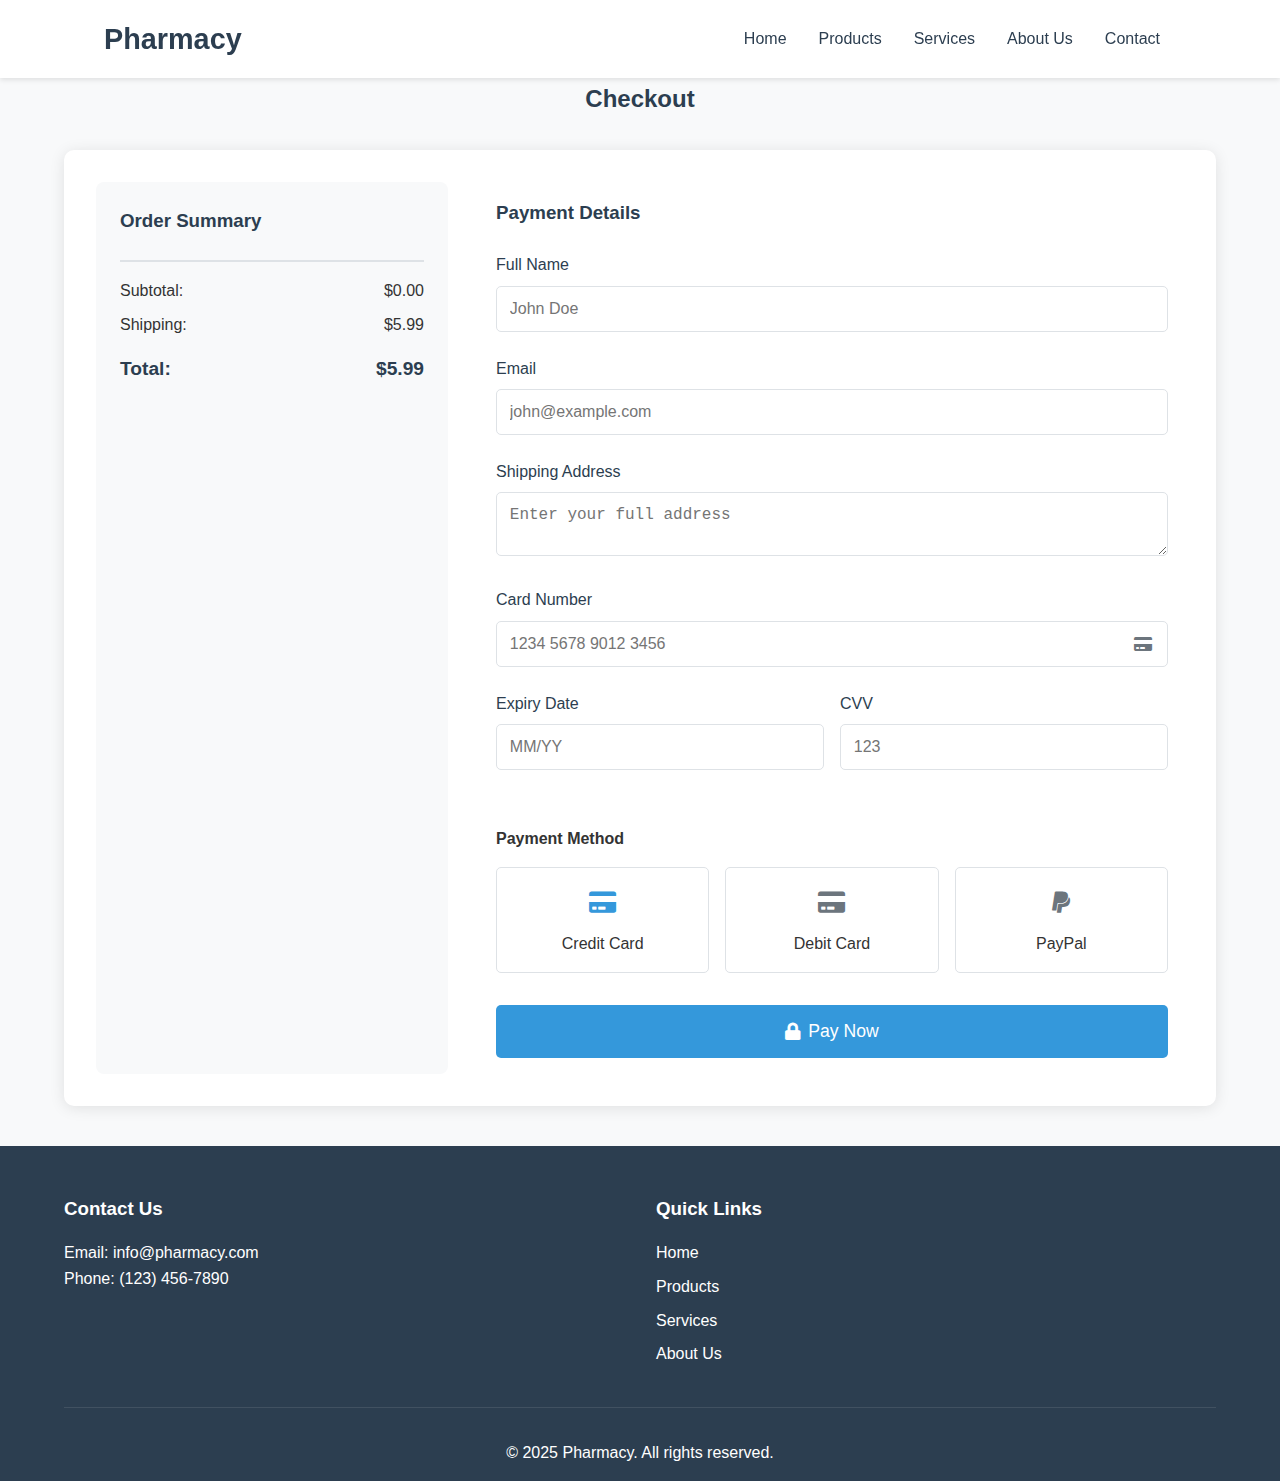
<file: payment.html>
<!DOCTYPE html>
<html lang="en">
<head>
    <meta charset="UTF-8">
    <meta name="viewport" content="width=device-width, initial-scale=1.0">
    <title>Payment - Pharmacy</title>
    <link rel="stylesheet" href="styles.css">
    <link rel="stylesheet" href="https://cdnjs.cloudflare.com/ajax/libs/font-awesome/5.15.4/css/all.min.css">
</head>
<body>
    <header>
        <nav>
            <div class="logo">
                <h1>Pharmacy</h1>
            </div>
            <ul class="nav-links">
                <li><a href="index.html">Home</a></li>
                <li><a href="products.html">Products</a></li>
                <li><a href="services.html">Services</a></li>
                <li><a href="index.html#about">About Us</a></li>
                <li><a href="index.html#contact">Contact</a></li>
            </ul>
        </nav>
    </header>

    <main class="payment-page">
        <section class="payment-section">
            <h2>Checkout</h2>
            <div class="payment-container">
                <div class="order-summary">
                    <h3>Order Summary</h3>
                    <div id="order-items">
                        <!-- Order items will be populated by JavaScript -->
                    </div>
                    <div class="order-total">
                        <p>Subtotal: <span id="subtotal">$0.00</span></p>
                        <p>Shipping: <span id="shipping">$5.99</span></p>
                        <p class="total">Total: <span id="total">$0.00</span></p>
                    </div>
                </div>

                <div class="payment-form">
                    <h3>Payment Details</h3>
                    <form id="payment-form">
                        <div class="form-group">
                            <label for="name">Full Name</label>
                            <input type="text" id="name" required placeholder="John Doe">
                        </div>
                        
                        <div class="form-group">
                            <label for="email">Email</label>
                            <input type="email" id="email" required placeholder="john@example.com">
                        </div>

                        <div class="form-group">
                            <label for="address">Shipping Address</label>
                            <textarea id="address" required placeholder="Enter your full address"></textarea>
                        </div>

                        <div class="form-group">
                            <label for="card-number">Card Number</label>
                            <div class="card-input">
                                <input type="text" id="card-number" required placeholder="1234 5678 9012 3456">
                                <i class="fas fa-credit-card"></i>
                            </div>
                        </div>

                        <div class="form-row">
                            <div class="form-group">
                                <label for="expiry">Expiry Date</label>
                                <input type="text" id="expiry" required placeholder="MM/YY">
                            </div>
                            <div class="form-group">
                                <label for="cvv">CVV</label>
                                <input type="text" id="cvv" required placeholder="123">
                            </div>
                        </div>

                        <div class="payment-methods">
                            <h4>Payment Method</h4>
                            <div class="method-options">
                                <label class="method-option">
                                    <input type="radio" name="payment-method" value="credit" checked>
                                    <span class="method-icon"><i class="fas fa-credit-card"></i></span>
                                    <span>Credit Card</span>
                                </label>
                                <label class="method-option">
                                    <input type="radio" name="payment-method" value="debit">
                                    <span class="method-icon"><i class="fas fa-credit-card"></i></span>
                                    <span>Debit Card</span>
                                </label>
                                <label class="method-option">
                                    <input type="radio" name="payment-method" value="paypal">
                                    <span class="method-icon"><i class="fab fa-paypal"></i></span>
                                    <span>PayPal</span>
                                </label>
                            </div>
                        </div>

                        <button type="submit" class="pay-button">
                            <i class="fas fa-lock"></i> Pay Now
                        </button>
                    </form>
                </div>
            </div>
        </section>
    </main>

    <footer>
        <div class="footer-content">
            <div class="footer-section">
                <h3>Contact Us</h3>
                <p>Email: info@pharmacy.com</p>
                <p>Phone: (123) 456-7890</p>
            </div>
            <div class="footer-section">
                <h3>Quick Links</h3>
                <ul>
                    <li><a href="index.html">Home</a></li>
                    <li><a href="products.html">Products</a></li>
                    <li><a href="services.html">Services</a></li>
                    <li><a href="index.html#about">About Us</a></li>
                </ul>
            </div>
        </div>
        <div class="footer-bottom">
            <p>&copy; 2025 Pharmacy. All rights reserved.</p>
        </div>
    </footer>

    <script src="payment.js"></script>
</body>
</html>
</file>
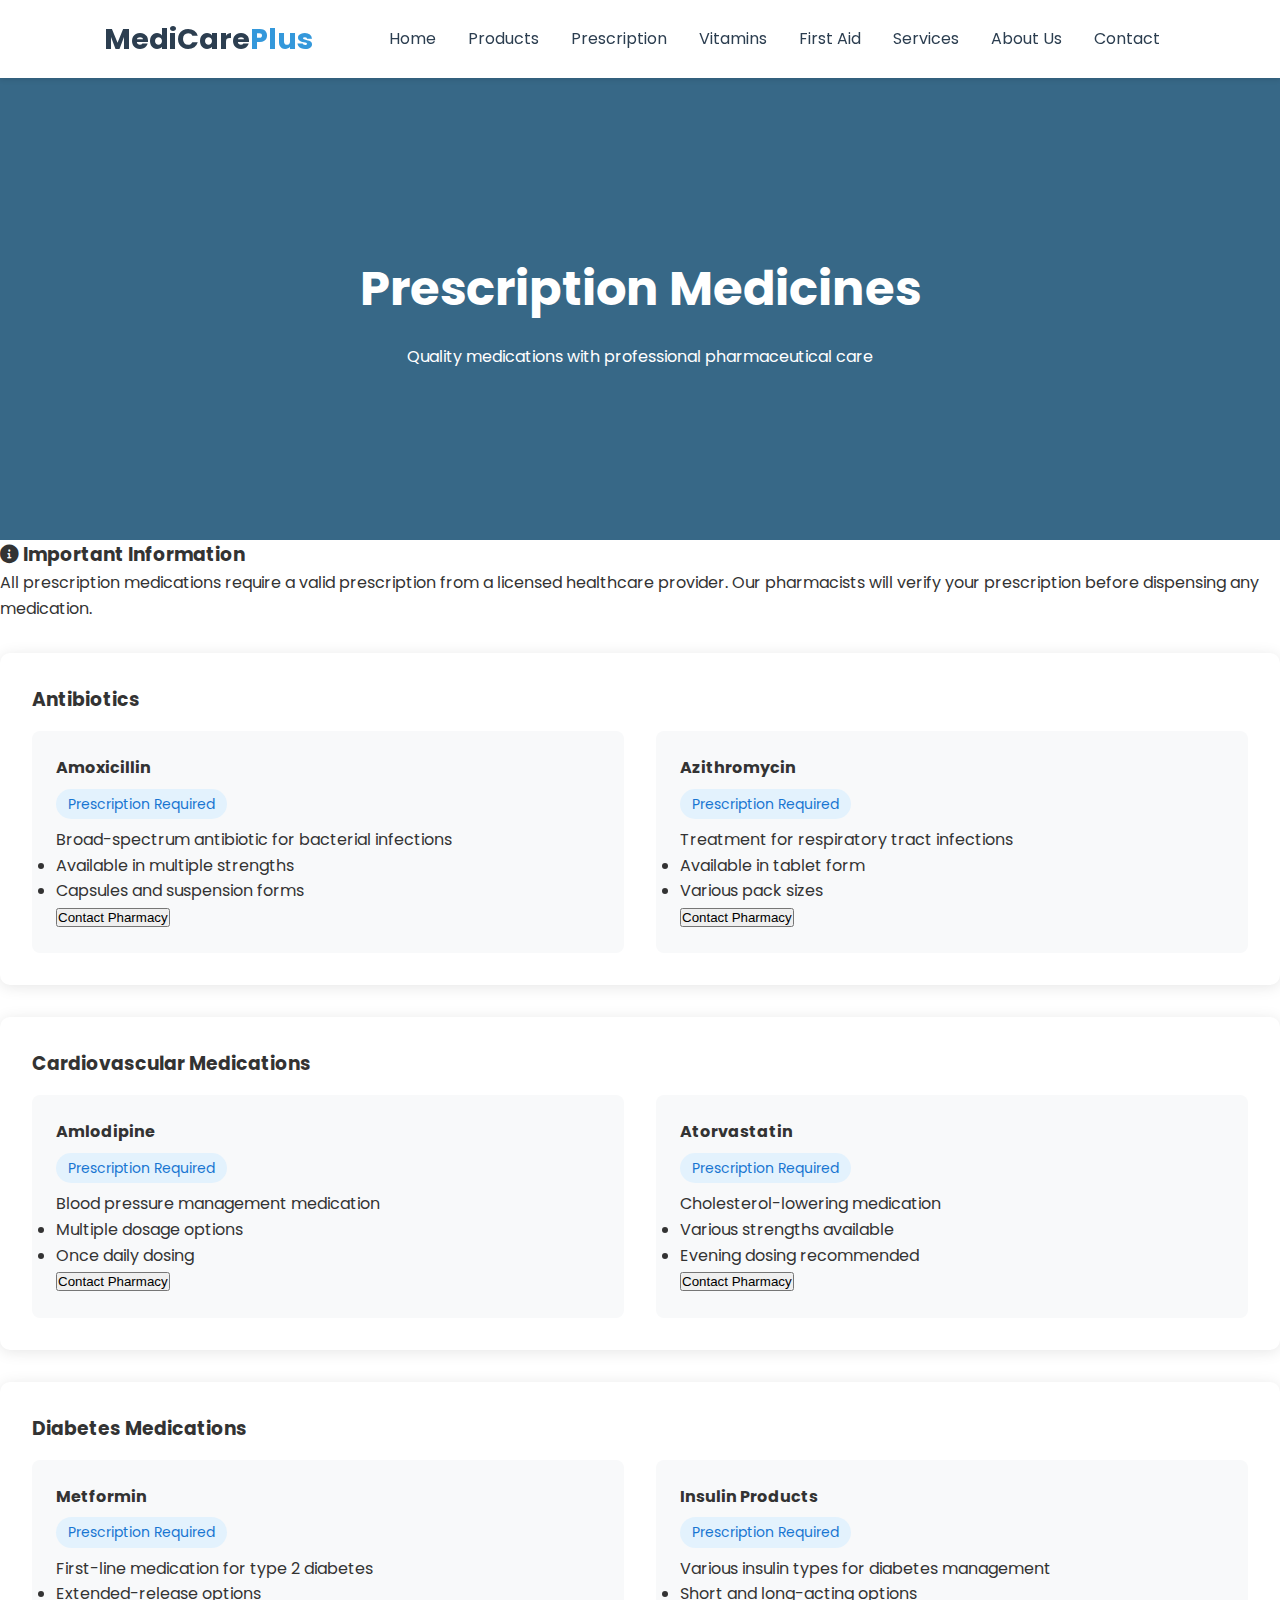
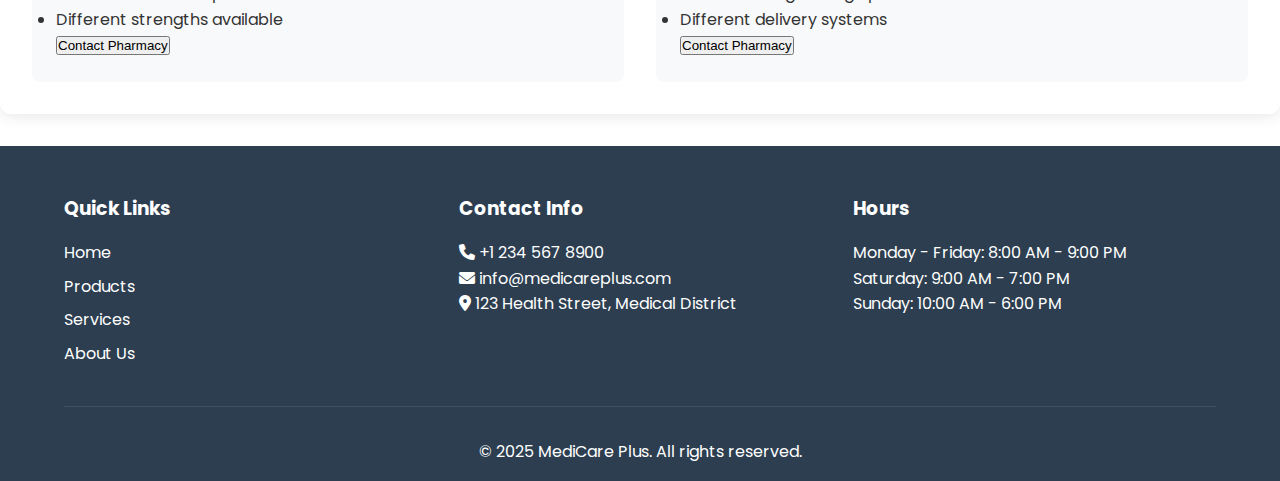
<file: prescription.html>
<!DOCTYPE html>
<html lang="en">
<head>
    <meta charset="UTF-8">
    <meta name="viewport" content="width=device-width, initial-scale=1.0">
    <title>Prescription Medicines - MediCare Plus</title>
    <link rel="stylesheet" href="styles.css">
    <link href="https://fonts.googleapis.com/css2?family=Poppins:wght@300;400;500;600&display=swap" rel="stylesheet">
    <link rel="stylesheet" href="https://cdnjs.cloudflare.com/ajax/libs/font-awesome/6.0.0/css/all.min.css">
    <style>
        .prescription-hero {
            background-image: url('https://images.unsplash.com/photo-1587854692152-cbe660dbde88?ixlib=rb-4.0.3&auto=format&fit=crop&w=800&q=80');
            height: 60vh;
            position: relative;
        }
        .medicine-category {
            padding: 2rem;
            margin: 2rem 0;
            background: #fff;
            border-radius: 10px;
            box-shadow: 0 2px 15px rgba(0,0,0,0.1);
        }
        .medicine-list {
            display: grid;
            grid-template-columns: repeat(auto-fit, minmax(300px, 1fr));
            gap: 2rem;
            margin-top: 1rem;
        }
        .medicine-item {
            padding: 1.5rem;
            background: #f8f9fa;
            border-radius: 8px;
            transition: transform 0.3s ease;
        }
        .medicine-item:hover {
            transform: translateY(-5px);
        }
        .info-badge {
            display: inline-block;
            padding: 0.25rem 0.75rem;
            background: #e3f2fd;
            color: #1976d2;
            border-radius: 20px;
            font-size: 0.875rem;
            margin: 0.5rem 0;
        }
    </style>
</head>
<body>
    <header>
        <nav>
            <div class="logo">
                <h1>MediCare<span>Plus</span></h1>
            </div>
            <ul class="nav-links">
                <li><a href="index.html">Home</a></li>
                <li><a href="products.html">Products</a></li>
                <li><a href="prescription.html" class="active">Prescription</a></li>
                <li><a href="vitamins.html">Vitamins</a></li>
                <li><a href="firstaid.html">First Aid</a></li>
                <li><a href="services.html">Services</a></li>
                <li><a href="index.html#about">About Us</a></li>
                <li><a href="index.html#contact">Contact</a></li>
            </ul>
        </nav>
    </header>

    <main>
        <section class="hero prescription-hero">
            <div class="hero-content">
                <h2>Prescription Medicines</h2>
                <p>Quality medications with professional pharmaceutical care</p>
            </div>
        </section>

        <section class="container">
            <div class="prescription-info">
                <h3><i class="fas fa-info-circle"></i> Important Information</h3>
                <p>All prescription medications require a valid prescription from a licensed healthcare provider. Our pharmacists will verify your prescription before dispensing any medication.</p>
            </div>

            <div class="medicine-category">
                <h3>Antibiotics</h3>
                <div class="medicine-list">
                    <div class="medicine-item">
                        <h4>Amoxicillin</h4>
                        <span class="info-badge">Prescription Required</span>
                        <p>Broad-spectrum antibiotic for bacterial infections</p>
                        <ul>
                            <li>Available in multiple strengths</li>
                            <li>Capsules and suspension forms</li>
                        </ul>
                        <button class="contact-pharmacy">Contact Pharmacy</button>
                    </div>
                    <div class="medicine-item">
                        <h4>Azithromycin</h4>
                        <span class="info-badge">Prescription Required</span>
                        <p>Treatment for respiratory tract infections</p>
                        <ul>
                            <li>Available in tablet form</li>
                            <li>Various pack sizes</li>
                        </ul>
                        <button class="contact-pharmacy">Contact Pharmacy</button>
                    </div>
                </div>
            </div>

            <div class="medicine-category">
                <h3>Cardiovascular Medications</h3>
                <div class="medicine-list">
                    <div class="medicine-item">
                        <h4>Amlodipine</h4>
                        <span class="info-badge">Prescription Required</span>
                        <p>Blood pressure management medication</p>
                        <ul>
                            <li>Multiple dosage options</li>
                            <li>Once daily dosing</li>
                        </ul>
                        <button class="contact-pharmacy">Contact Pharmacy</button>
                    </div>
                    <div class="medicine-item">
                        <h4>Atorvastatin</h4>
                        <span class="info-badge">Prescription Required</span>
                        <p>Cholesterol-lowering medication</p>
                        <ul>
                            <li>Various strengths available</li>
                            <li>Evening dosing recommended</li>
                        </ul>
                        <button class="contact-pharmacy">Contact Pharmacy</button>
                    </div>
                </div>
            </div>

            <div class="medicine-category">
                <h3>Diabetes Medications</h3>
                <div class="medicine-list">
                    <div class="medicine-item">
                        <h4>Metformin</h4>
                        <span class="info-badge">Prescription Required</span>
                        <p>First-line medication for type 2 diabetes</p>
                        <ul>
                            <li>Extended-release options</li>
                            <li>Different strengths available</li>
                        </ul>
                        <button class="contact-pharmacy">Contact Pharmacy</button>
                    </div>
                    <div class="medicine-item">
                        <h4>Insulin Products</h4>
                        <span class="info-badge">Prescription Required</span>
                        <p>Various insulin types for diabetes management</p>
                        <ul>
                            <li>Short and long-acting options</li>
                            <li>Different delivery systems</li>
                        </ul>
                        <button class="contact-pharmacy">Contact Pharmacy</button>
                    </div>
                </div>
            </div>
        </section>
    </main>

    <footer>
        <div class="footer-content">
            <div class="footer-section">
                <h3>Quick Links</h3>
                <ul>
                    <li><a href="index.html">Home</a></li>
                    <li><a href="products.html">Products</a></li>
                    <li><a href="services.html">Services</a></li>
                    <li><a href="index.html#about">About Us</a></li>
                </ul>
            </div>
            <div class="footer-section">
                <h3>Contact Info</h3>
                <p><i class="fas fa-phone"></i> +1 234 567 8900</p>
                <p><i class="fas fa-envelope"></i> info@medicareplus.com</p>
                <p><i class="fas fa-map-marker-alt"></i> 123 Health Street, Medical District</p>
            </div>
            <div class="footer-section">
                <h3>Hours</h3>
                <p>Monday - Friday: 8:00 AM - 9:00 PM</p>
                <p>Saturday: 9:00 AM - 7:00 PM</p>
                <p>Sunday: 10:00 AM - 6:00 PM</p>
            </div>
        </div>
        <div class="footer-bottom">
            <p>&copy; 2025 MediCare Plus. All rights reserved.</p>
        </div>
    </footer>
</body>
</html>
</file>
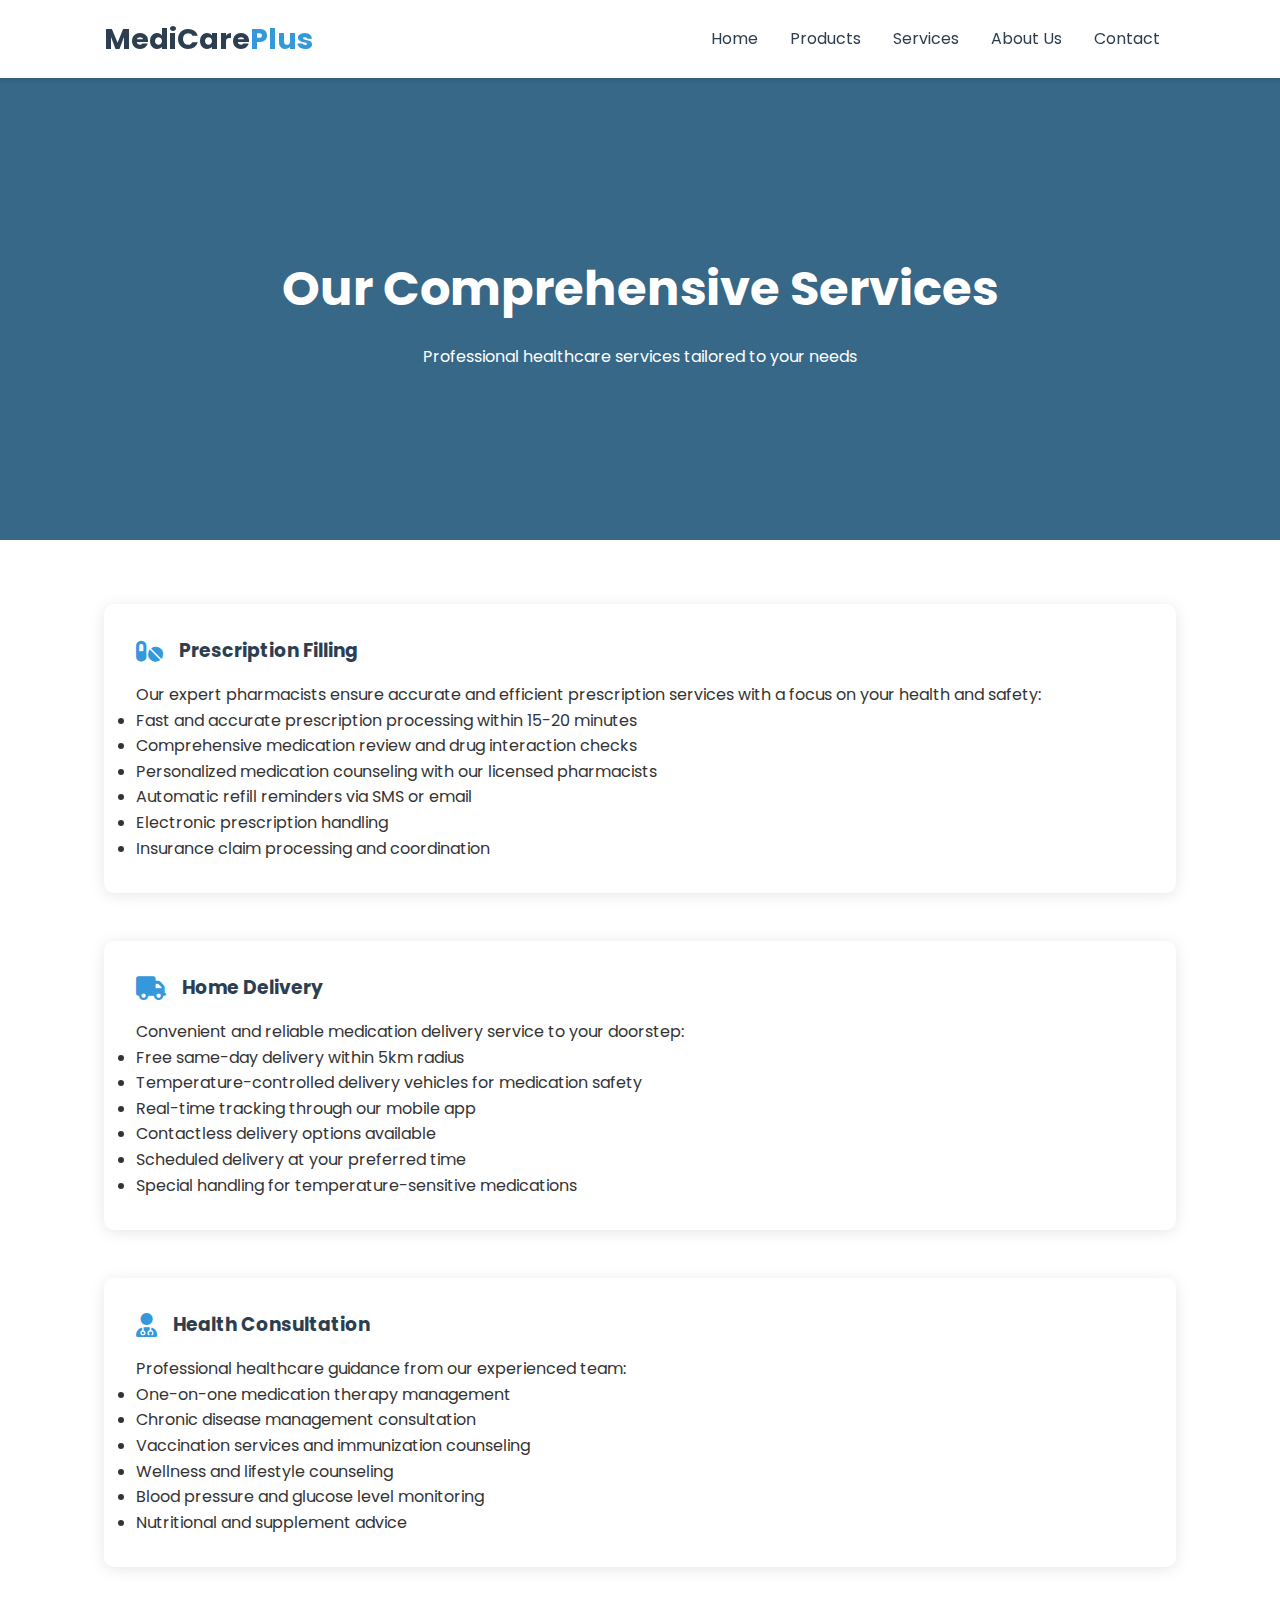
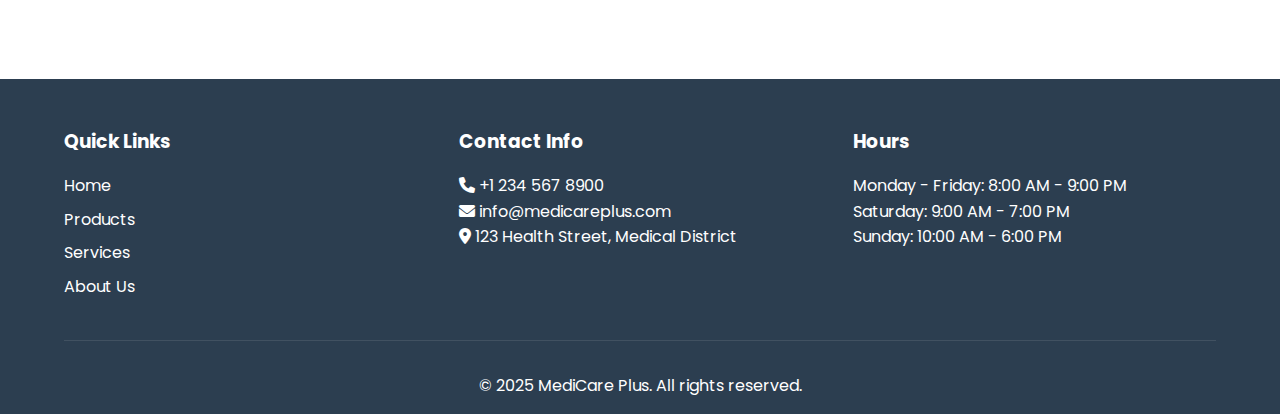
<file: services.html>
<!DOCTYPE html>
<html lang="en">
<head>
    <meta charset="UTF-8">
    <meta name="viewport" content="width=device-width, initial-scale=1.0">
    <title>Our Services - MediCare Plus</title>
    <link rel="stylesheet" href="styles.css">
    <link href="https://fonts.googleapis.com/css2?family=Poppins:wght@300;400;500;600&display=swap" rel="stylesheet">
    <link rel="stylesheet" href="https://cdnjs.cloudflare.com/ajax/libs/font-awesome/6.0.0/css/all.min.css">
    <style>
        .services-hero {
            background-image: url('https://images.unsplash.com/photo-1584982751601-97dcc096659c?ixlib=rb-4.0.3&auto=format&fit=crop&w=800&q=80');
            height: 60vh;
        }
        .service-details {
            padding: 4rem 5%;
            max-width: 1200px;
            margin: 0 auto;
        }
        .service-section {
            margin-bottom: 3rem;
            padding: 2rem;
            border-radius: 10px;
            background: #fff;
            box-shadow: 0 2px 15px rgba(0,0,0,0.1);
            transition: transform 0.3s ease;
        }
        .service-section:hover {
            transform: translateY(-5px);
        }
        .service-section h3 {
            color: #2c3e50;
            margin-bottom: 1rem;
            display: flex;
            align-items: center;
            gap: 1rem;
        }
        .service-section i {
            color: #3498db;
            font-size: 1.5rem;
        }
        .service-grid {
            display: grid;
            grid-template-columns: repeat(auto-fit, minmax(300px, 1fr));
            gap: 2rem;
            margin-top: 2rem;
        }
    </style>
</head>
<body>
    <header>
        <nav>
            <div class="logo">
                <h1>MediCare<span>Plus</span></h1>
            </div>
            <ul class="nav-links">
                <li><a href="index.html">Home</a></li>
                <li><a href="products.html">Products</a></li>
                <li><a href="services.html" class="active">Services</a></li>
                <li><a href="index.html#about">About Us</a></li>
                <li><a href="index.html#contact">Contact</a></li>
            </ul>
        </nav>
    </header>

    <main>
        <section class="hero services-hero">
            <div class="hero-content">
                <h2>Our Comprehensive Services</h2>
                <p>Professional healthcare services tailored to your needs</p>
            </div>
        </section>

        <section class="service-details">
            <div class="service-section">
                <h3><i class="fas fa-pills"></i>Prescription Filling</h3>
                <p>Our expert pharmacists ensure accurate and efficient prescription services with a focus on your health and safety:</p>
                <ul>
                    <li>Fast and accurate prescription processing within 15-20 minutes</li>
                    <li>Comprehensive medication review and drug interaction checks</li>
                    <li>Personalized medication counseling with our licensed pharmacists</li>
                    <li>Automatic refill reminders via SMS or email</li>
                    <li>Electronic prescription handling</li>
                    <li>Insurance claim processing and coordination</li>
                </ul>
            </div>

            <div class="service-section">
                <h3><i class="fas fa-truck"></i>Home Delivery</h3>
                <p>Convenient and reliable medication delivery service to your doorstep:</p>
                <ul>
                    <li>Free same-day delivery within 5km radius</li>
                    <li>Temperature-controlled delivery vehicles for medication safety</li>
                    <li>Real-time tracking through our mobile app</li>
                    <li>Contactless delivery options available</li>
                    <li>Scheduled delivery at your preferred time</li>
                    <li>Special handling for temperature-sensitive medications</li>
                </ul>
            </div>

            <div class="service-section">
                <h3><i class="fas fa-user-md"></i>Health Consultation</h3>
                <p>Professional healthcare guidance from our experienced team:</p>
                <ul>
                    <li>One-on-one medication therapy management</li>
                    <li>Chronic disease management consultation</li>
                    <li>Vaccination services and immunization counseling</li>
                    <li>Wellness and lifestyle counseling</li>
                    <li>Blood pressure and glucose level monitoring</li>
                    <li>Nutritional and supplement advice</li>
                </ul>
            </div>
        </section>
    </main>

    <footer>
        <div class="footer-content">
            <div class="footer-section">
                <h3>Quick Links</h3>
                <ul>
                    <li><a href="index.html">Home</a></li>
                    <li><a href="products.html">Products</a></li>
                    <li><a href="services.html">Services</a></li>
                    <li><a href="index.html#about">About Us</a></li>
                </ul>
            </div>
            <div class="footer-section">
                <h3>Contact Info</h3>
                <p><i class="fas fa-phone"></i> +1 234 567 8900</p>
                <p><i class="fas fa-envelope"></i> info@medicareplus.com</p>
                <p><i class="fas fa-map-marker-alt"></i> 123 Health Street, Medical District</p>
            </div>
            <div class="footer-section">
                <h3>Hours</h3>
                <p>Monday - Friday: 8:00 AM - 9:00 PM</p>
                <p>Saturday: 9:00 AM - 7:00 PM</p>
                <p>Sunday: 10:00 AM - 6:00 PM</p>
            </div>
        </div>
        <div class="footer-bottom">
            <p>&copy; 2025 MediCare Plus. All rights reserved.</p>
        </div>
    </footer>
</body>
</html>
</file>
<file: styles.css>
/* Reset and Base Styles */
* {
    margin: 0;
    padding: 0;
    box-sizing: border-box;
}

body {
    font-family: 'Poppins', sans-serif;
    line-height: 1.6;
    color: #333;
}

/* Header and Navigation */
header {
    background: #fff;
    box-shadow: 0 2px 5px rgba(0,0,0,0.1);
    position: fixed;
    width: 100%;
    top: 0;
    z-index: 1000;
}

nav {
    display: flex;
    justify-content: space-between;
    align-items: center;
    padding: 1rem 5%;
    max-width: 1200px;
    margin: 0 auto;
}

.logo h1 {
    color: #2c3e50;
    font-size: 1.8rem;
}

.logo span {
    color: #3498db;
}

.nav-links {
    display: flex;
    list-style: none;
}

.nav-links li a {
    position: relative;
    text-decoration: none;
    color: #2c3e50;
    padding: 0.5rem 1rem;
    transition: color 0.3s ease;
}

.nav-links li a::after {
    content: '';
    position: absolute;
    width: 0;
    height: 2px;
    bottom: 0;
    left: 50%;
    background-color: #3498db;
    transition: all 0.3s ease;
    transform: translateX(-50%);
}

.nav-links li a:hover::after {
    width: 100%;
}

.nav-links li a:hover {
    color: #3498db;
}

/* Hero Section */
.hero {
    position: relative;
    background-color: rgba(52, 152, 219, 0.8);
    background-blend-mode: overlay;
    background-size: cover;
    background-position: center;
    background-attachment: fixed;
    height: 100vh;
    display: flex;
    align-items: center;
    text-align: center;
    padding-top: 80px;
}

.hero::before {
    content: '';
    position: absolute;
    top: 0;
    left: 0;
    right: 0;
    bottom: 0;
    background: rgba(0, 0, 0, 0.4);
    z-index: 1;
}

.hero-content {
    position: relative;
    z-index: 2;
    max-width: 800px;
    margin: 0 auto;
    color: white;
    padding: 2rem;
    animation: fadeInUp 1s ease-out;
}

.hero-content h2 {
    font-size: 3rem;
    margin-bottom: 1rem;
    animation: slideInLeft 1s ease-out 0.3s both;
}

.hero-content p {
    animation: slideInLeft 1s ease-out 0.6s both;
}

.hero-content a {
    text-decoration: none;
}

.cta-button {
    background-color: #3498db;
    color: #fff;
    border: none;
    padding: 1rem 2rem;
    font-size: 1.1rem;
    border-radius: 30px;
    cursor: pointer;
    transition: all 0.3s cubic-bezier(0.165, 0.84, 0.44, 1);
    margin-top: 1.5rem;
}

.cta-button:hover {
    background-color: #2980b9;
    transform: translateY(-2px);
    box-shadow: 0 5px 15px rgba(52, 152, 219, 0.3);
}

.cta-button:active {
    animation: pressDown 0.2s ease-in-out;
    transform: scale(0.95);
    box-shadow: 0 2px 5px rgba(52, 152, 219, 0.2);
}

/* Featured Products Section */
.featured-products {
    padding: 5rem 5%;
    background: #f9f9f9;
}

.product-grid {
    display: grid;
    grid-template-columns: repeat(auto-fit, minmax(250px, 1fr));
    gap: 2rem;
    margin-top: 2rem;
}

.product-item {
    background: white;
    border-radius: 10px;
    overflow: hidden;
    box-shadow: 0 3px 10px rgba(0,0,0,0.1);
    transition: all 0.3s cubic-bezier(0.165, 0.84, 0.44, 1);
    animation: fadeInUp 0.5s ease-out;
    position: relative;
}

.product-item:hover {
    transform: translateY(-10px);
    box-shadow: 0 15px 30px rgba(0,0,0,0.15);
}

.product-item:active {
    animation: pressDown 0.3s ease-in-out;
    transform: scale(0.98);
}

.product-item img {
    width: 100%;
    height: 200px;
    object-fit: cover;
    transition: transform 0.4s ease;
}

.product-item:hover img {
    transform: scale(1.05);
}

.product-details {
    padding: 1.5rem;
    background: white;
    position: relative;
    z-index: 1;
    transition: all 0.3s ease;
}

.product-item:hover .product-details {
    transform: translateY(-5px);
}

.add-to-cart {
    width: 100%;
    padding: 0.8rem;
    background: #3498db;
    color: white;
    border: none;
    border-radius: 5px;
    cursor: pointer;
    transition: all 0.3s cubic-bezier(0.165, 0.84, 0.44, 1);
    position: relative;
    overflow: hidden;
}

.add-to-cart:hover {
    background: #2980b9;
    transform: translateY(-2px);
    box-shadow: 0 5px 15px rgba(52, 152, 219, 0.3);
}

.add-to-cart:active {
    animation: pressDown 0.2s ease-in-out;
    transform: scale(0.95);
    box-shadow: 0 2px 5px rgba(52, 152, 219, 0.2);
}

.product-item h3 {
    color: #2c3e50;
    margin: 1rem 0;
}

.product-item p {
    color: #666;
    margin-bottom: 1rem;
}

.product-item.animate {
    opacity: 1;
    transform: translateY(0);
}

.product-item:hover img {
    transform: scale(1.05);
}

/* Services Section */
.services {
    padding: 5rem 5%;
}

.services-grid {
    display: grid;
    grid-template-columns: repeat(auto-fit, minmax(250px, 1fr));
    gap: 2rem;
    margin-top: 2rem;
}

.service-card {
    text-align: center;
    padding: 2rem;
    background: white;
    border-radius: 10px;
    box-shadow: 0 3px 10px rgba(0,0,0,0.1);
    opacity: 0;
    transform: translateY(20px);
    transition: all 0.6s ease-out;
}

.service-card.animate {
    opacity: 1;
    transform: translateY(0);
}

.service-card i {
    font-size: 2.5rem;
    color: #3498db;
    margin-bottom: 1rem;
    animation: float 3s ease-in-out infinite;
}

/* About Section */
.about {
    padding: 5rem 5%;
    background: #f9f9f9;
    text-align: center;
}

/* Contact Section */
.contact {
    padding: 5rem 5%;
}

.contact-container {
    display: grid;
    grid-template-columns: repeat(auto-fit, minmax(300px, 1fr));
    gap: 2rem;
    margin-top: 2rem;
}

#contact-form {
    display: flex;
    flex-direction: column;
    gap: 1rem;
}

#contact-form input,
#contact-form textarea {
    padding: 0.8rem;
    border: 1px solid #ddd;
    border-radius: 5px;
}

#contact-form button {
    background: #3498db;
    color: white;
    padding: 1rem;
    border: none;
    border-radius: 5px;
    cursor: pointer;
    transition: background 0.3s ease;
}

#contact-form button:hover {
    background: #2980b9;
}

#contact-form button:active {
    animation: pressDown 0.2s ease-in-out;
    transform: scale(0.95);
    box-shadow: 0 2px 5px rgba(52, 152, 219, 0.2);
}

.contact-info {
    padding: 2rem;
    background: #f9f9f9;
    border-radius: 10px;
}

.contact-info i {
    color: #3498db;
    margin-right: 0.5rem;
}

/* Footer */
footer {
    background: #2c3e50;
    color: white;
    padding: 3rem 5% 1rem;
}

.footer-content {
    display: grid;
    grid-template-columns: repeat(auto-fit, minmax(200px, 1fr));
    gap: 2rem;
    max-width: 1200px;
    margin: 0 auto;
}

.footer-section h3 {
    margin-bottom: 1rem;
}

.footer-section ul {
    list-style: none;
}

.footer-section ul li {
    margin-bottom: 0.5rem;
}

.footer-section a {
    color: white;
    text-decoration: none;
}

.social-links {
    display: flex;
    gap: 1rem;
}

.social-links a {
    font-size: 1.5rem;
}

.footer-bottom {
    text-align: center;
    margin-top: 2rem;
    padding-top: 2rem;
    border-top: 1px solid rgba(255,255,255,0.1);
}

/* Products Page Styles */
.products-page {
    padding-top: 80px;
}

.products-hero {
    background: linear-gradient(rgba(52, 152, 219, 0.9), rgba(52, 152, 219, 0.9)),
                url('https://images.unsplash.com/photo-1584308666744-24d5c474f2ae?ixlib=rb-4.0.3&auto=format&fit=crop&w=800&q=80');
    background-size: cover;
    background-position: center;
    padding: 4rem 2rem;
    text-align: center;
    color: white;
}

.products-hero h1 {
    font-size: 2.5rem;
    margin-bottom: 1rem;
    animation: fadeInUp 1s ease-out;
}

.products-hero p {
    font-size: 1.2rem;
    animation: fadeInUp 1s ease-out 0.3s both;
}

.product-categories {
    padding: 2rem 5%;
}

.category-filters {
    display: flex;
    justify-content: center;
    gap: 1rem;
    margin-bottom: 2rem;
    flex-wrap: wrap;
}

.filter-btn {
    padding: 0.8rem 1.5rem;
    border: 2px solid #3498db;
    background: transparent;
    color: #3498db;
    border-radius: 25px;
    cursor: pointer;
    transition: all 0.3s cubic-bezier(0.165, 0.84, 0.44, 1);
    position: relative;
    overflow: hidden;
}

.filter-btn:hover {
    background: #3498db;
    color: white;
    transform: translateY(-2px);
    box-shadow: 0 5px 15px rgba(52, 152, 219, 0.3);
}

.filter-btn:active {
    animation: pressDown 0.2s ease-in-out;
    transform: scale(0.95);
    box-shadow: 0 2px 5px rgba(52, 152, 219, 0.2);
}

.filter-btn.active {
    background: #3498db;
    color: white;
    box-shadow: 0 5px 15px rgba(52, 152, 219, 0.3);
}

.filter-btn:active {
    transform: translateY(0);
}

.product-search {
    display: flex;
    justify-content: center;
    margin-bottom: 2rem;
    gap: 0.5rem;
}

.product-search input {
    padding: 0.8rem 1.5rem;
    border: 1px solid #ddd;
    border-radius: 25px;
    width: 100%;
    max-width: 400px;
}

.product-search button {
    padding: 0.8rem 1.5rem;
    background: #3498db;
    color: white;
    border: none;
    border-radius: 25px;
    cursor: pointer;
    transition: all 0.3s cubic-bezier(0.165, 0.84, 0.44, 1);
}

.product-search button:hover {
    background: #2980b9;
    transform: translateY(-2px);
    box-shadow: 0 5px 15px rgba(52, 152, 219, 0.3);
}

.product-search button:active {
    animation: pressDown 0.2s ease-in-out;
    transform: scale(0.95);
    box-shadow: 0 2px 5px rgba(52, 152, 219, 0.2);
}

.products-grid {
    display: grid;
    grid-template-columns: repeat(auto-fit, minmax(250px, 1fr));
    gap: 2rem;
    margin-top: 2rem;
}

.product-item {
    background: white;
    border-radius: 10px;
    overflow: hidden;
    box-shadow: 0 3px 10px rgba(0,0,0,0.1);
    transition: all 0.3s cubic-bezier(0.165, 0.84, 0.44, 1);
    animation: fadeInUp 0.5s ease-out;
    position: relative;
}

.product-item:hover {
    transform: translateY(-10px);
    box-shadow: 0 15px 30px rgba(0,0,0,0.15);
}

.product-item:active {
    animation: pressDown 0.3s ease-in-out;
    transform: scale(0.98);
}

.product-item img {
    width: 100%;
    height: 200px;
    object-fit: cover;
    transition: transform 0.4s ease;
}

.product-item:hover img {
    transform: scale(1.05);
}

.product-details {
    padding: 1.5rem;
    background: white;
    position: relative;
    z-index: 1;
    transition: all 0.3s ease;
}

.product-item:hover .product-details {
    transform: translateY(-5px);
}

.add-to-cart {
    width: 100%;
    padding: 0.8rem;
    background: #3498db;
    color: white;
    border: none;
    border-radius: 5px;
    cursor: pointer;
    transition: all 0.3s cubic-bezier(0.165, 0.84, 0.44, 1);
    position: relative;
    overflow: hidden;
}

.add-to-cart:hover {
    background: #2980b9;
    transform: translateY(-2px);
    box-shadow: 0 5px 15px rgba(52, 152, 219, 0.3);
}

.add-to-cart:active {
    animation: pressDown 0.2s ease-in-out;
    transform: scale(0.95);
    box-shadow: 0 2px 5px rgba(52, 152, 219, 0.2);
}

.add-to-cart.added {
    background: #27ae60;
}

/* Shopping Cart Styles */
.shopping-cart {
    position: fixed;
    right: 2rem;
    bottom: 2rem;
    z-index: 1000;
}

#cart-icon {
    background: #3498db;
    color: white;
    width: 50px;
    height: 50px;
    border-radius: 50%;
    display: flex;
    align-items: center;
    justify-content: center;
    cursor: pointer;
    position: relative;
    box-shadow: 0 3px 10px rgba(0,0,0,0.2);
}

.cart-count {
    position: absolute;
    top: -5px;
    right: -5px;
    background: #e74c3c;
    color: white;
    width: 20px;
    height: 20px;
    border-radius: 50%;
    display: flex;
    align-items: center;
    justify-content: center;
    font-size: 0.8rem;
}

#cart-sidebar {
    position: fixed;
    right: 0;
    top: 0;
    width: 300px;
    height: 100vh;
    background: white;
    box-shadow: -2px 0 10px rgba(0,0,0,0.1);
    padding: 2rem;
    transform: translateX(0);
    transition: transform 0.3s ease;
}

#cart-sidebar.hidden {
    transform: translateX(100%);
}

.cart-item {
    display: flex;
    justify-content: space-between;
    align-items: center;
    padding: 1rem 0;
    border-bottom: 1px solid #eee;
}

.cart-item-details h4 {
    margin-bottom: 0.5rem;
}

.cart-item-actions {
    display: flex;
    align-items: center;
    gap: 0.5rem;
}

.quantity-btn {
    width: 25px;
    height: 25px;
    border: 1px solid #ddd;
    background: white;
    border-radius: 50%;
    cursor: pointer;
    transition: all 0.3s ease;
}

.quantity-btn:hover {
    background: #f5f5f5;
}

.remove-btn {
    color: #e74c3c;
    border: none;
    background: none;
    font-size: 1.2rem;
    cursor: pointer;
}

.cart-total {
    margin-top: 2rem;
    text-align: center;
}

#checkout-btn {
    width: 100%;
    padding: 1rem;
    background: #27ae60;
    color: white;
    border: none;
    border-radius: 5px;
    margin-top: 1rem;
    cursor: pointer;
    transition: background 0.3s ease;
}

#checkout-btn:hover {
    background: #219a52;
}

#checkout-btn:active {
    animation: pressDown 0.2s ease-in-out;
    transform: scale(0.95);
    box-shadow: 0 2px 5px rgba(52, 152, 219, 0.2);
}

/* Payment Page Styles */
.payment-page {
    padding: 80px 5% 40px;
    background: #f8f9fa;
}

.payment-section {
    max-width: 1200px;
    margin: 0 auto;
}

.payment-section h2 {
    color: #2c3e50;
    margin-bottom: 2rem;
    text-align: center;
}

.payment-container {
    display: grid;
    grid-template-columns: 1fr 2fr;
    gap: 2rem;
    background: white;
    border-radius: 10px;
    box-shadow: 0 2px 15px rgba(0,0,0,0.1);
    padding: 2rem;
}

.order-summary {
    background: #f8f9fa;
    padding: 1.5rem;
    border-radius: 8px;
}

.order-summary h3 {
    color: #2c3e50;
    margin-bottom: 1.5rem;
}

.order-items {
    margin-bottom: 1.5rem;
}

.order-item {
    display: flex;
    justify-content: space-between;
    margin-bottom: 1rem;
    padding-bottom: 1rem;
    border-bottom: 1px solid #dee2e6;
}

.order-total {
    margin-top: 1.5rem;
    border-top: 2px solid #dee2e6;
    padding-top: 1rem;
}

.order-total p {
    display: flex;
    justify-content: space-between;
    margin-bottom: 0.5rem;
}

.order-total .total {
    font-weight: bold;
    color: #2c3e50;
    font-size: 1.2rem;
    margin-top: 1rem;
}

.payment-form {
    padding: 1rem;
}

.payment-form h3 {
    color: #2c3e50;
    margin-bottom: 1.5rem;
}

.form-group {
    margin-bottom: 1.5rem;
}

.form-group label {
    display: block;
    margin-bottom: 0.5rem;
    color: #2c3e50;
}

.form-group input,
.form-group textarea {
    width: 100%;
    padding: 0.8rem;
    border: 1px solid #dee2e6;
    border-radius: 5px;
    font-size: 1rem;
    transition: border-color 0.3s ease;
}

.form-group input:focus,
.form-group textarea:focus {
    border-color: #3498db;
    outline: none;
}

.form-row {
    display: grid;
    grid-template-columns: 1fr 1fr;
    gap: 1rem;
}

.card-input {
    position: relative;
}

.card-input i {
    position: absolute;
    right: 1rem;
    top: 50%;
    transform: translateY(-50%);
    color: #6c757d;
}

.payment-methods {
    margin: 2rem 0;
}

.method-options {
    display: grid;
    grid-template-columns: repeat(3, 1fr);
    gap: 1rem;
    margin-top: 1rem;
}

.method-option {
    display: flex;
    flex-direction: column;
    align-items: center;
    padding: 1rem;
    border: 1px solid #dee2e6;
    border-radius: 5px;
    cursor: pointer;
    transition: all 0.3s ease;
}

.method-option:hover {
    border-color: #3498db;
    transform: translateY(-2px);
}

.method-option input[type="radio"] {
    display: none;
}

.method-option input[type="radio"]:checked + .method-icon {
    color: #3498db;
}

.method-icon {
    font-size: 1.5rem;
    margin-bottom: 0.5rem;
    color: #6c757d;
    transition: color 0.3s ease;
}

.pay-button {
    width: 100%;
    padding: 1rem;
    background: #3498db;
    color: white;
    border: none;
    border-radius: 5px;
    font-size: 1.1rem;
    cursor: pointer;
    transition: all 0.3s ease;
    display: flex;
    align-items: center;
    justify-content: center;
    gap: 0.5rem;
}

.pay-button:hover {
    background: #2980b9;
    transform: translateY(-2px);
    box-shadow: 0 5px 15px rgba(52, 152, 219, 0.3);
}

.pay-button:active {
    transform: translateY(0);
    box-shadow: 0 2px 5px rgba(52, 152, 219, 0.2);
}

@media (max-width: 768px) {
    .payment-container {
        grid-template-columns: 1fr;
    }
    
    .method-options {
        grid-template-columns: 1fr;
    }
    
    .form-row {
        grid-template-columns: 1fr;
    }
}

/* Animations */
@keyframes fadeInUp {
    from {
        opacity: 0;
        transform: translateY(20px);
    }
    to {
        opacity: 1;
        transform: translateY(0);
    }
}

@keyframes slideInLeft {
    from {
        opacity: 0;
        transform: translateX(-30px);
    }
    to {
        opacity: 1;
        transform: translateX(0);
    }
}

@keyframes pulse {
    0% {
        transform: scale(1);
    }
    50% {
        transform: scale(1.05);
    }
    100% {
        transform: scale(1);
    }
}

@keyframes float {
    0% {
        transform: translateY(0px);
    }
    50% {
        transform: translateY(-10px);
    }
    100% {
        transform: translateY(0px);
    }
}

@keyframes pressDown {
    0% { transform: scale(1); }
    50% { transform: scale(0.95); }
    100% { transform: scale(1); }
}

/* Responsive Design */
@media (max-width: 768px) {
    .nav-links {
        display: none;
    }
    
    .hero-content h2 {
        font-size: 2rem;
    }
    
    .product-grid,
    .services-grid {
        grid-template-columns: 1fr;
    }
    
    .category-filters {
        flex-direction: column;
        align-items: stretch;
    }
    
    #cart-sidebar {
        width: 100%;
    }
}
</file>
